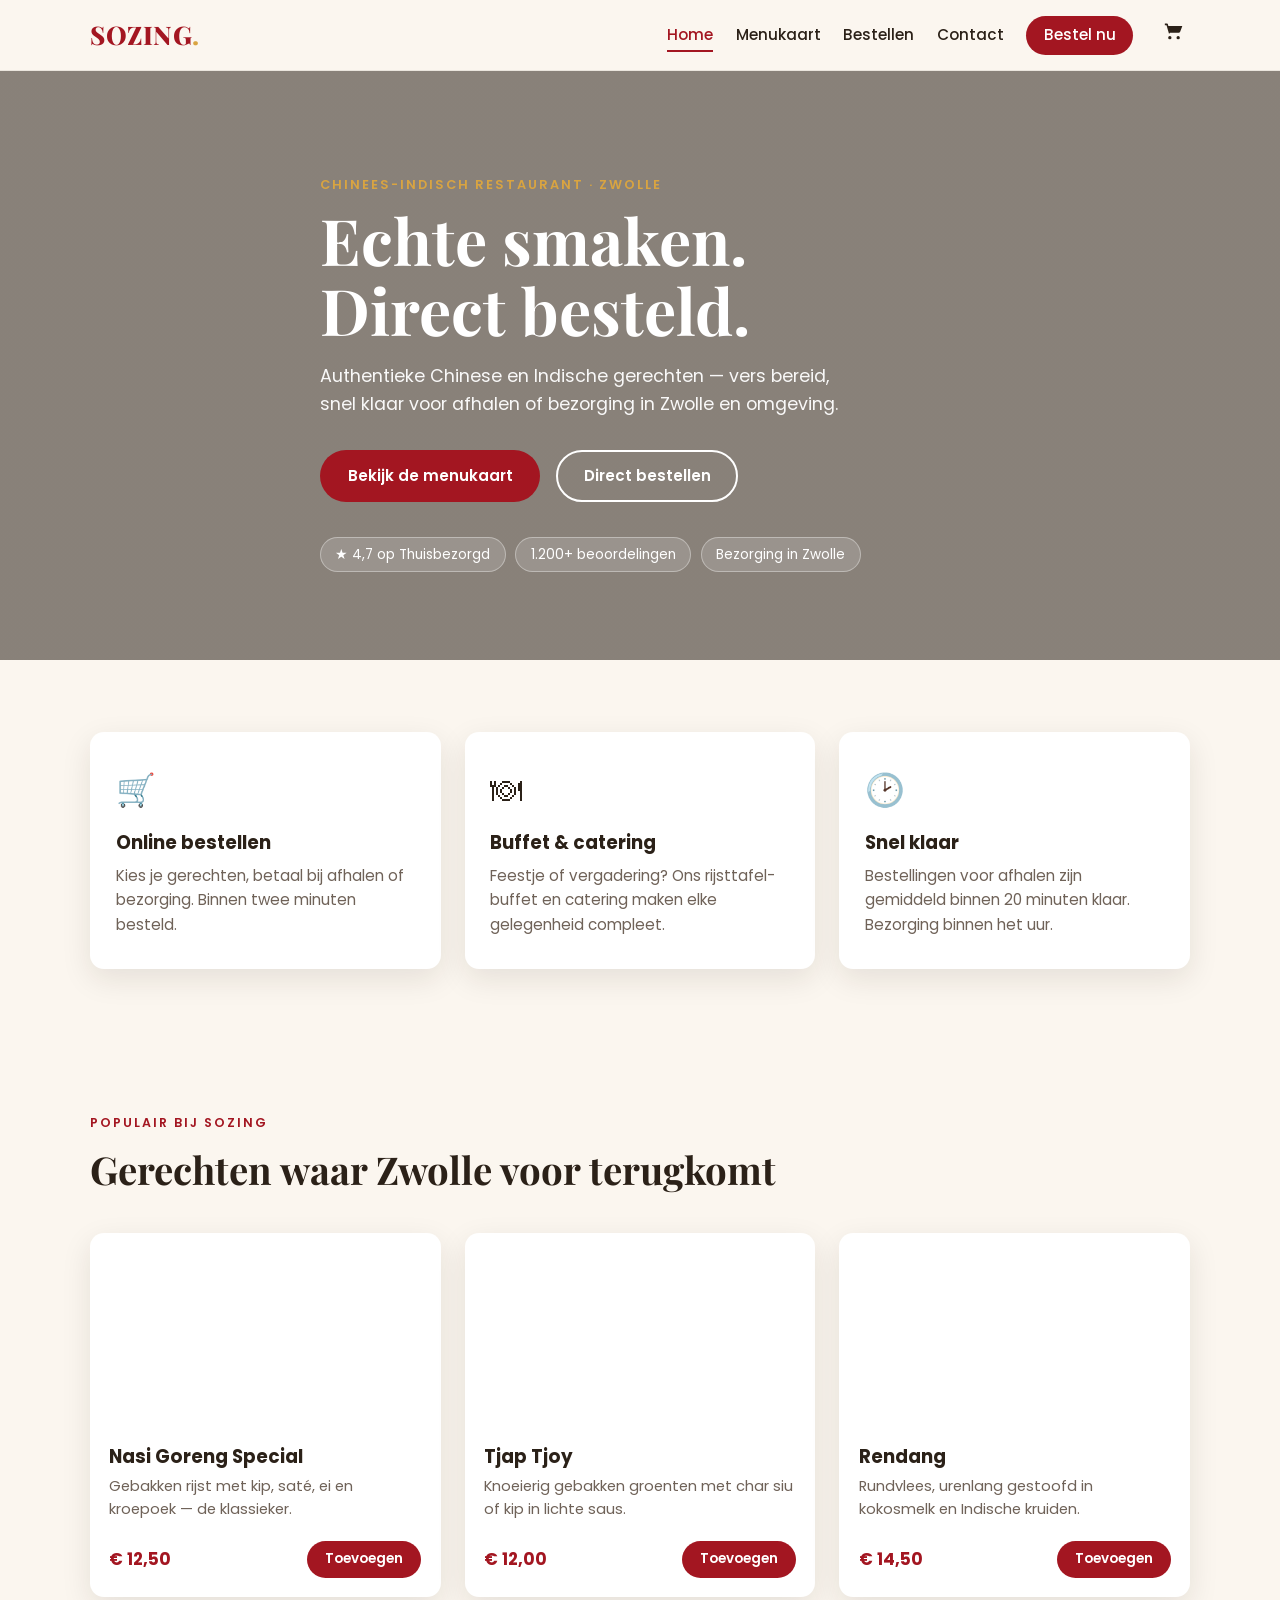
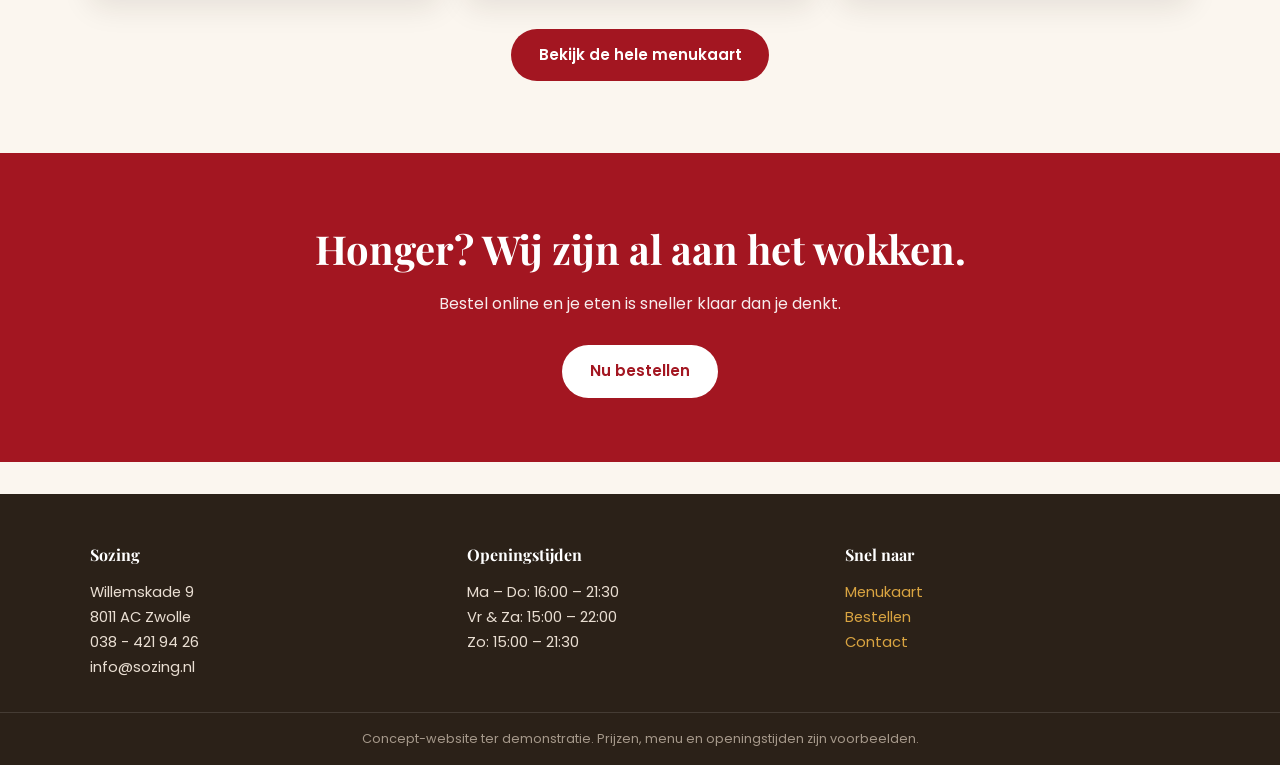
<file: index.html>
<!DOCTYPE html>
<html lang="nl">
<head>
<meta charset="UTF-8">
<meta name="viewport" content="width=device-width, initial-scale=1.0">
<title>Sozing — Chinees-Indisch Restaurant Zwolle | Afhalen &amp; Bezorgen</title>
<meta name="description" content="Chinees-Indisch Restaurant Sozing in Zwolle. Online bestellen, afhalen en laten bezorgen. Authentieke Chinese en Indische gerechten.">
<link rel="preconnect" href="https://fonts.googleapis.com">
<link href="https://fonts.googleapis.com/css2?family=Playfair+Display:wght@600;700;800&family=Poppins:wght@400;500;600;700&display=swap" rel="stylesheet">
<link rel="stylesheet" href="css/style.css">
</head>
<body>

<header class="site-header">
  <nav class="navbar">
    <a href="index.html" class="logo">SOZING<span>.</span></a>
    <button class="nav-toggle" id="navToggle" aria-label="Menu openen">&#9776;</button>
    <ul class="nav-links" id="navLinks">
      <li><a href="index.html" class="active">Home</a></li>
      <li><a href="menu.html">Menukaart</a></li>
      <li><a href="bestellen.html">Bestellen</a></li>
      <li><a href="contact.html">Contact</a></li>
      <li><a href="bestellen.html" class="nav-cta">Bestel nu</a></li>
    </ul>
    <a href="bestellen.html" class="cart-btn" id="cartBtn">
      <svg viewBox="0 0 24 24" width="20" height="20" fill="currentColor"><path d="M7 18a2 2 0 1 0 0 4 2 2 0 0 0 0-4zm10 0a2 2 0 1 0 0 4 2 2 0 0 0 0-4zM7.2 14h10.4c.8 0 1.5-.5 1.8-1.2L22 6H5.2L4.6 3.6A1 1 0 0 0 3.6 3H1v2h2l3 10.2A2 2 0 0 0 7.2 14z"/></svg>
      <span class="cart-count" id="cartCount">0</span>
    </a>
  </nav>
</header>

<section class="hero">
  <div class="hero-content">
    <p class="hero-eyebrow">Chinees-Indisch Restaurant &middot; Zwolle</p>
    <h1>Echte smaken.<br>Direct besteld.</h1>
    <p class="hero-sub">Authentieke Chinese en Indische gerechten &mdash; vers bereid, snel klaar voor afhalen of bezorging in Zwolle en omgeving.</p>
    <div class="hero-actions">
      <a href="menu.html" class="btn btn-primary">Bekijk de menukaart</a>
      <a href="bestellen.html" class="btn btn-outline">Direct bestellen</a>
    </div>
    <div class="hero-badges">
      <span class="badge">&#9733; 4,7 op Thuisbezorgd</span>
      <span class="badge">1.200+ beoordelingen</span>
      <span class="badge">Bezorging in Zwolle</span>
    </div>
  </div>
</section>

<section class="features">
  <div class="container features-grid">
    <div class="feature-card">
      <div class="feature-icon">&#128722;</div>
      <h3>Online bestellen</h3>
      <p>Kies je gerechten, betaal bij afhalen of bezorging. Binnen twee minuten besteld.</p>
    </div>
    <div class="feature-card">
      <div class="feature-icon">&#127869;</div>
      <h3>Buffet &amp; catering</h3>
      <p>Feestje of vergadering? Ons rijsttafel-buffet en catering maken elke gelegenheid compleet.</p>
    </div>
    <div class="feature-card">
      <div class="feature-icon">&#128337;</div>
      <h3>Snel klaar</h3>
      <p>Bestellingen voor afhalen zijn gemiddeld binnen 20 minuten klaar. Bezorging binnen het uur.</p>
    </div>
  </div>
</section>

<section class="popular">
  <div class="container">
    <p class="section-eyebrow">Populair bij Sozing</p>
    <h2>Gerechten waar Zwolle voor terugkomt</h2>
    <div class="popular-grid">
      <div class="dish-card">
        <div class="dish-img" style="background-image:url('https://images.unsplash.com/photo-1606491956689-2ea866880c84?w=600&q=80')"></div>
        <h3>Nasi Goreng Special</h3>
        <p>Gebakken rijst met kip, sat&eacute;, ei en kroepoek &mdash; de klassieker.</p>
        <div class="dish-footer">
          <span class="price">&euro; 12,50</span>
          <button class="btn btn-small" data-name="Nasi Goreng Special" data-price="12.50">Toevoegen</button>
        </div>
      </div>
      <div class="dish-card">
        <div class="dish-img" style="background-image:url('https://images.unsplash.com/photo-1552611052-33e04de081de?w=600&q=80')"></div>
        <h3>Tjap Tjoy</h3>
        <p>Knoeierig gebakken groenten met char siu of kip in lichte saus.</p>
        <div class="dish-footer">
          <span class="price">&euro; 12,00</span>
          <button class="btn btn-small" data-name="Tjap Tjoy" data-price="12.00">Toevoegen</button>
        </div>
      </div>
      <div class="dish-card">
        <div class="dish-img" style="background-image:url('https://images.unsplash.com/photo-1626082927389-6cd097cdc6ec?w=600&q=80')"></div>
        <h3>Rendang</h3>
        <p>Rundvlees, urenlang gestoofd in kokosmelk en Indische kruiden.</p>
        <div class="dish-footer">
          <span class="price">&euro; 14,50</span>
          <button class="btn btn-small" data-name="Rendang" data-price="14.50">Toevoegen</button>
        </div>
      </div>
    </div>
    <div class="center">
      <a href="menu.html" class="btn btn-primary">Bekijk de hele menukaart</a>
    </div>
  </div>
</section>

<section class="cta-band">
  <div class="container cta-inner">
    <h2>Honger? Wij zijn al aan het wokken.</h2>
    <p>Bestel online en je eten is sneller klaar dan je denkt.</p>
    <a href="bestellen.html" class="btn btn-light">Nu bestellen</a>
  </div>
</section>

<footer class="site-footer">
  <div class="container footer-grid">
    <div>
      <h4>Sozing</h4>
      <p>Willemskade 9<br>8011 AC Zwolle<br>038 - 421 94 26<br>info@sozing.nl</p>
    </div>
    <div>
      <h4>Openingstijden</h4>
      <p>Ma &ndash; Do: 16:00 &ndash; 21:30<br>Vr &amp; Za: 15:00 &ndash; 22:00<br>Zo: 15:00 &ndash; 21:30</p>
    </div>
    <div>
      <h4>Snel naar</h4>
      <p><a href="menu.html">Menukaart</a><br><a href="bestellen.html">Bestellen</a><br><a href="contact.html">Contact</a></p>
    </div>
  </div>
  <div class="footer-disclaimer">
    Concept-website ter demonstratie. Prijzen, menu en openingstijden zijn voorbeelden.
  </div>
</footer>

<div class="toast" id="toast"></div>
<script src="js/script.js"></script>
</body>
</html>
</file>
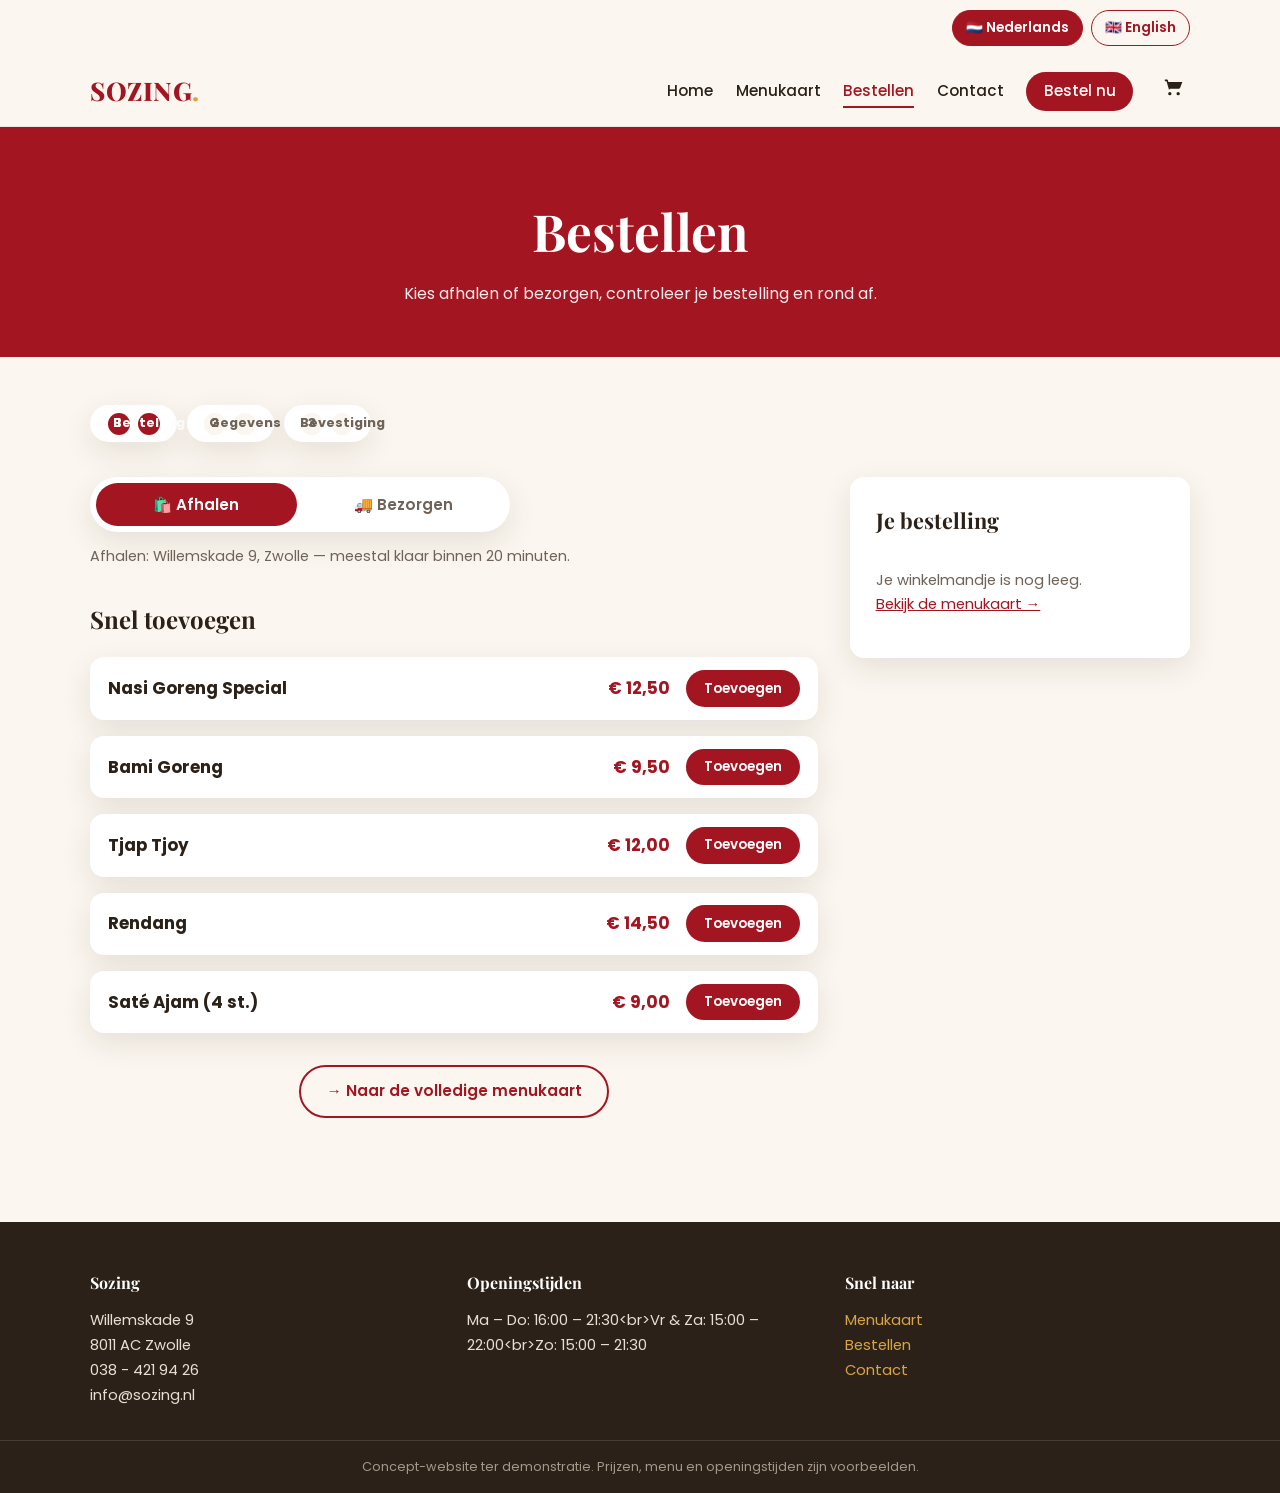
<file: bestellen.html>
<!DOCTYPE html>
<html lang="nl">
<head>
  <meta charset="UTF-8">
  <meta name="viewport" content="width=device-width, initial-scale=1.0">
  <title>Bestellen — Sozing Zwolle</title>
  <meta name="description" content="Bestel online bij Chinees-Indisch Restaurant Sozing in Zwolle. Afhalen of laten bezorgen.">
  <link rel="preconnect" href="https://fonts.googleapis.com">
  <link href="https://fonts.googleapis.com/css2?family=Playfair+Display:wght@600;700;800&family=Poppins:wght@400;500;600;700&display=swap" rel="stylesheet">
  <link rel="stylesheet" href="css/style.css">
</head>
<body>

<header class="site-header">
  <div class="language-switch" aria-label="Choose language">
    <button type="button" id="langNL" class="lang-btn active" aria-pressed="true">🇳🇱 Nederlands</button>
    <button type="button" id="langEN" class="lang-btn" aria-pressed="false">🇬🇧 English</button>
  </div>

  <nav class="navbar">
    <a href="index.html" class="logo">SOZING<span>.</span></a>
    <button class="nav-toggle" id="navToggle" aria-label="Menu openen">☰</button>
    <ul class="nav-links" id="navLinks">
      <li><a href="index.html" data-nl="Home" data-en="Home">Home</a></li>
      <li><a href="menu.html" data-nl="Menukaart" data-en="Menu">Menukaart</a></li>
      <li><a href="bestellen.html" class="active" data-nl="Bestellen" data-en="Order">Bestellen</a></li>
      <li><a href="contact.html" data-nl="Contact" data-en="Contact">Contact</a></li>
      <li><a href="bestellen.html" class="nav-cta" data-nl="Bestel nu" data-en="Order now">Bestel nu</a></li>
    </ul>
    <a href="#jouw-bestelling" class="cart-btn" id="cartBtn" aria-label="Shopping cart">
      <svg viewBox="0 0 24 24" width="20" height="20" fill="currentColor" aria-hidden="true">
        <path d="M7 18a2 2 0 1 0 0 4 2 2 0 0 0 0-4zm10 0a2 2 0 1 0 0 4 2 2 0 0 0 0-4zM7.2 14h10.4c.8 0 1.5-.5 1.8-1.2L22 6H5.2L4.6 3.6A1 1 0 0 0 3.6 3H1v2h2l3 10.2A2 2 0 0 0 7.2 14z"/>
      </svg>
      <span class="cart-count" id="cartCount">0</span>
    </a>
  </nav>
</header>

<section class="page-hero">
  <h1 data-nl="Bestellen" data-en="Order">Bestellen</h1>
  <p data-nl="Kies afhalen of bezorgen, controleer je bestelling en rond af."
     data-en="Choose pickup or delivery, review your order and check out.">
    Kies afhalen of bezorgen, controleer je bestelling en rond af.
  </p>
</section>

<div class="container order-page">

  <div class="order-steps">
    <div class="step active" id="step1"><span>1</span> <span data-nl="Bestelling" data-en="Your order">Bestelling</span></div>
    <div class="step" id="step2"><span>2</span> <span data-nl="Gegevens" data-en="Your details">Gegevens</span></div>
    <div class="step" id="step3"><span>3</span> <span data-nl="Bevestiging" data-en="Confirmation">Bevestiging</span></div>
  </div>

  <div class="order-grid">

    <div class="order-main">

      <div class="delivery-toggle">
        <button class="toggle-btn active" id="pickupBtn" type="button"
          data-nl="🛍️ Afhalen" data-en="🛍️ Pickup">🛍️ Afhalen</button>
        <button class="toggle-btn" id="deliveryBtn" type="button"
          data-nl="🚚 Bezorgen" data-en="🚚 Delivery">🚚 Bezorgen</button>
      </div>

      <p class="toggle-hint" id="toggleHint"
        data-nl="Afhalen: Willemskade 9, Zwolle — meestal klaar binnen 20 minuten."
        data-en="Pickup: Willemskade 9, Zwolle — usually ready within 20 minutes.">
        Afhalen: Willemskade 9, Zwolle — meestal klaar binnen 20 minuten.
      </p>

      <div id="menuPicker">
        <h2 class="order-subtitle" data-nl="Snel toevoegen" data-en="Quick add">Snel toevoegen</h2>

        <div class="menu-list compact">
          <div class="menu-item">
            <div class="menu-item-info"><h3>Nasi Goreng Special</h3></div>
            <span class="price">€ 12,50</span>
            <button class="btn btn-small" data-name="Nasi Goreng Special" data-price="12.50"
              data-nl="Toevoegen" data-en="Add">Toevoegen</button>
          </div>

          <div class="menu-item">
            <div class="menu-item-info"><h3>Bami Goreng</h3></div>
            <span class="price">€ 9,50</span>
            <button class="btn btn-small" data-name="Bami Goreng" data-price="9.50"
              data-nl="Toevoegen" data-en="Add">Toevoegen</button>
          </div>

          <div class="menu-item">
            <div class="menu-item-info"><h3>Tjap Tjoy</h3></div>
            <span class="price">€ 12,00</span>
            <button class="btn btn-small" data-name="Tjap Tjoy" data-price="12.00"
              data-nl="Toevoegen" data-en="Add">Toevoegen</button>
          </div>

          <div class="menu-item">
            <div class="menu-item-info"><h3>Rendang</h3></div>
            <span class="price">€ 14,50</span>
            <button class="btn btn-small" data-name="Rendang" data-price="14.50"
              data-nl="Toevoegen" data-en="Add">Toevoegen</button>
          </div>

          <div class="menu-item">
            <div class="menu-item-info"><h3>Saté Ajam (4 st.)</h3></div>
            <span class="price">€ 9,00</span>
            <button class="btn btn-small" data-name="Saté Ajam (4 st.)" data-price="9.00"
              data-nl="Toevoegen" data-en="Add">Toevoegen</button>
          </div>
        </div>

        <p class="center">
          <a href="menu.html" class="btn btn-outline"
            data-nl="→ Naar de volledige menukaart"
            data-en="→ View the full menu">→ Naar de volledige menukaart</a>
        </p>
      </div>

      <div id="customerForm" style="display:none;">
        <h2 class="order-subtitle" data-nl="Je gegevens" data-en="Your details">Je gegevens</h2>

        <form id="orderForm" novalidate>
          <div class="form-row">
            <label for="fName" data-nl="Naam *" data-en="Name *">Naam *</label>
            <input type="text" id="fName" placeholder="Je voor- en achternaam"
              data-placeholder-nl="Je voor- en achternaam"
              data-placeholder-en="Your first and last name" required>
          </div>

          <div class="form-row">
            <label for="fPhone" data-nl="Telefoonnummer *" data-en="Phone number *">Telefoonnummer *</label>
            <input type="tel" id="fPhone" placeholder="Bijv. 06 12345678"
              data-placeholder-nl="Bijv. 06 12345678"
              data-placeholder-en="e.g. 06 12345678" required>
          </div>

          <div class="form-row" id="addressRow" style="display:none;">
            <label for="fAddress" data-nl="Bezorgadres *" data-en="Delivery address *">Bezorgadres *</label>
            <input type="text" id="fAddress" placeholder="Straat, huisnummer en postcode"
              data-placeholder-nl="Straat, huisnummer en postcode"
              data-placeholder-en="Street, house number and postcode">
          </div>

          <div class="form-row">
            <label for="fTime" data-nl="Gewenste tijd" data-en="Preferred time">Gewenste tijd</label>
            <select id="fTime">
              <option value="Zo snel mogelijk" data-nl="Zo snel mogelijk" data-en="As soon as possible">Zo snel mogelijk</option>
              <option value="17:30">17:30</option>
              <option value="18:00">18:00</option>
              <option value="18:30">18:30</option>
              <option value="19:00">19:00</option>
              <option value="19:30">19:30</option>
              <option value="20:00">20:00</option>
              <option value="20:30">20:30</option>
            </select>
          </div>

          <div class="form-row">
            <label for="fNotes" data-nl="Opmerking" data-en="Notes">Opmerking</label>
            <textarea id="fNotes" rows="3"
              placeholder="Bijv. geen ui, extra pindasaus..."
              data-placeholder-nl="Bijv. geen ui, extra pindasaus..."
              data-placeholder-en="e.g. no onions, extra peanut sauce..."></textarea>
          </div>

          <p class="form-error" id="formError"></p>

          <div class="form-nav">
            <button type="button" class="btn btn-outline" id="backToCart"
              data-nl="← Terug naar bestelling" data-en="← Back to order">← Terug naar bestelling</button>
            <button type="button" class="btn btn-primary" id="toConfirm"
              data-nl="Controleer bestelling →" data-en="Review order →">Controleer bestelling →</button>
          </div>
        </form>
      </div>

      <div id="confirmView" style="display:none;">
        <h2 class="order-subtitle" data-nl="Controleer je bestelling" data-en="Review your order">Controleer je bestelling</h2>
        <div id="confirmSummary" class="confirm-summary"></div>
        <div class="form-nav">
          <button type="button" class="btn btn-outline" id="backToForm"
            data-nl="← Gegevens aanpassen" data-en="← Edit details">← Gegevens aanpassen</button>
          <button type="button" class="btn btn-primary btn-big" id="placeOrderBtn"
            data-nl="Bestelling plaatsen" data-en="Place order">Bestelling plaatsen</button>
        </div>
      </div>

      <div id="successView" style="display:none;">
        <div class="success-box">
          <div class="success-icon">✓</div>
          <h2><span data-nl="Bedankt," data-en="Thank you,">Bedankt,</span> <span id="successName"></span>!</h2>
          <p><span data-nl="Je bestelling" data-en="Your order">Je bestelling</span>
            <strong id="orderNumber"></strong>
            <span data-nl="is ontvangen." data-en="has been received.">is ontvangen.</span>
          </p>
          <p id="successEta" class="eta"></p>
          <p class="success-note"
            data-nl="Je krijgt zo een bevestiging per telefoon. Betaling bij afhalen of aan de deur."
            data-en="You will receive confirmation by phone. Pay at pickup or at the door.">
            Je krijgt zo een bevestiging per telefoon. Betaling bij afhalen of aan de deur.
          </p>
          <button type="button" class="btn btn-outline" id="newOrderBtn"
            data-nl="Nieuwe bestelling" data-en="New order">Nieuwe bestelling</button>
        </div>
      </div>

    </div>

    <aside class="order-sidebar" id="jouw-bestelling">
      <h2 data-nl="Je bestelling" data-en="Your order">Je bestelling</h2>
      <div id="cartItems" class="cart-items"></div>

      <div class="cart-empty" id="cartEmpty">
        <span data-nl="Je winkelmandje is nog leeg." data-en="Your cart is empty.">Je winkelmandje is nog leeg.</span><br>
        <a href="menu.html" data-nl="Bekijk de menukaart →" data-en="View the menu →">Bekijk de menukaart →</a>
      </div>

      <div class="cart-totals" id="cartTotals" style="display:none;">
        <div class="tot-row"><span data-nl="Subtotaal" data-en="Subtotal">Subtotaal</span><span id="subTotal">€ 0,00</span></div>
        <div class="tot-row" id="deliveryRow"><span data-nl="Bezorgkosten" data-en="Delivery fee">Bezorgkosten</span><span id="deliveryFee">€ 0,00</span></div>
        <div class="tot-row tot-grand"><span data-nl="Totaal" data-en="Total">Totaal</span><span id="grandTotal">€ 0,00</span></div>
        <button type="button" class="btn btn-primary btn-full" id="checkoutBtn"
          data-nl="Verder naar gegevens" data-en="Continue to details">Verder naar gegevens</button>
      </div>
    </aside>

  </div>
</div>

<footer class="site-footer">
  <div class="container footer-grid">
    <div>
      <h4>Sozing</h4>
      <p>Willemskade 9<br>8011 AC Zwolle<br>038 - 421 94 26<br>info@sozing.nl</p>
    </div>

    <div>
      <h4 data-nl="Openingstijden" data-en="Opening hours">Openingstijden</h4>
      <p data-nl="Ma – Do: 16:00 – 21:30<br>Vr &amp; Za: 15:00 – 22:00<br>Zo: 15:00 – 21:30"
         data-en="Mon – Thu: 16:00 – 21:30<br>Fri &amp; Sat: 15:00 – 22:00<br>Sun: 15:00 – 21:30">
        Ma – Do: 16:00 – 21:30<br>
        Vr &amp; Za: 15:00 – 22:00<br>
        Zo: 15:00 – 21:30
      </p>
    </div>

    <div>
      <h4 data-nl="Snel naar" data-en="Quick links">Snel naar</h4>
      <p>
        <a href="menu.html" data-nl="Menukaart" data-en="Menu">Menukaart</a><br>
        <a href="bestellen.html" data-nl="Bestellen" data-en="Order">Bestellen</a><br>
        <a href="contact.html" data-nl="Contact" data-en="Contact">Contact</a>
      </p>
    </div>
  </div>

  <div class="footer-disclaimer"
    data-nl="Concept-website ter demonstratie. Prijzen, menu en openingstijden zijn voorbeelden."
    data-en="Independent redesign concept for demonstration. Prices, menu and opening hours are examples.">
    Concept-website ter demonstratie. Prijzen, menu en openingstijden zijn voorbeelden.
  </div>
</footer>

<div class="toast" id="toast"></div>

<script src="js/script.js"></script>
<script>
document.addEventListener('DOMContentLoaded', function () {
  const langNL = document.getElementById('langNL');
  const langEN = document.getElementById('langEN');

  if (!langNL || !langEN) return;

  function setLanguage(language) {
    document.documentElement.lang = language;

    langNL.classList.toggle('active', language === 'nl');
    langEN.classList.toggle('active', language === 'en');

    langNL.setAttribute('aria-pressed', String(language === 'nl'));
    langEN.setAttribute('aria-pressed', String(language === 'en'));

    try {
      localStorage.setItem('sozingLanguage', language);
    } catch (error) {
      // Language switching still works if storage is unavailable.
    }

    document.querySelectorAll('[data-nl][data-en]').forEach(function (element) {
      if (element.matches('option')) return;

      element.textContent = language === 'en'
        ? element.dataset.en
        : element.dataset.nl;
    });

    document.querySelectorAll('[data-placeholder-nl][data-placeholder-en]').forEach(function (element) {
      element.placeholder = language === 'en'
        ? element.dataset.placeholderEn
        : element.dataset.placeholderNl;
    });

    document.querySelectorAll('option[data-nl][data-en]').forEach(function (option) {
      option.textContent = language === 'en' ? option.dataset.en : option.dataset.nl;
    });
  }

  langNL.addEventListener('click', function () {
    setLanguage('nl');
  });

  langEN.addEventListener('click', function () {
    setLanguage('en');
  });

  let savedLanguage = 'nl';

  try {
    savedLanguage = localStorage.getItem('sozingLanguage') || 'nl';
  } catch (error) {
    // Default to Dutch.
  }

  setLanguage(savedLanguage);
});
</script>
</body>
</html>
</file>
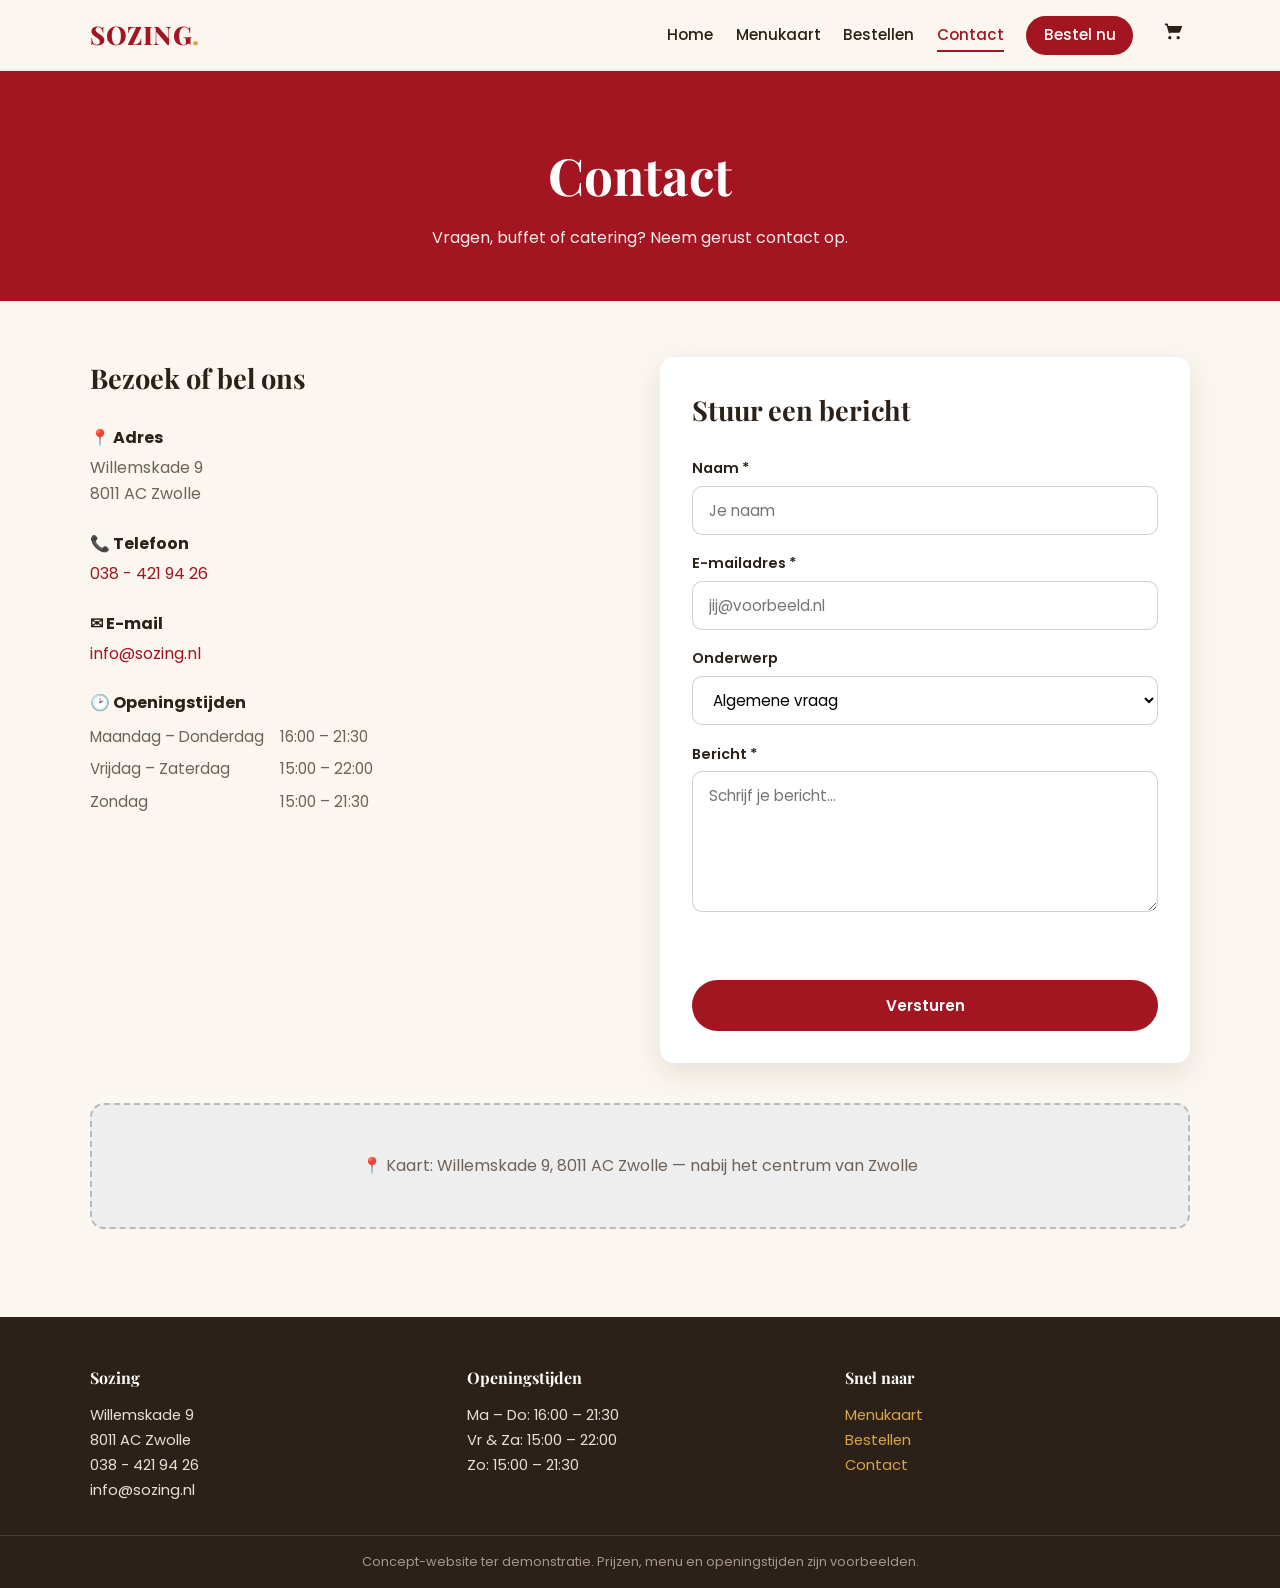
<file: contact.html>
<!DOCTYPE html>
<html lang="nl">
<head>
<meta charset="UTF-8">
<meta name="viewport" content="width=device-width, initial-scale=1.0">
<title>Contact — Sozing Zwolle</title>
<meta name="description" content="Contactgegevens en openingstijden van Chinees-Indisch Restaurant Sozing in Zwolle.">
<link rel="preconnect" href="https://fonts.googleapis.com">
<link href="https://fonts.googleapis.com/css2?family=Playfair+Display:wght@600;700;800&family=Poppins:wght@400;500;600;700&display=swap" rel="stylesheet">
<link rel="stylesheet" href="css/style.css">
</head>
<body>

<header class="site-header">
  <nav class="navbar">
    <a href="index.html" class="logo">SOZING<span>.</span></a>
    <button class="nav-toggle" id="navToggle" aria-label="Menu openen">&#9776;</button>
    <ul class="nav-links" id="navLinks">
      <li><a href="index.html">Home</a></li>
      <li><a href="menu.html">Menukaart</a></li>
      <li><a href="bestellen.html">Bestellen</a></li>
      <li><a href="contact.html" class="active">Contact</a></li>
      <li><a href="bestellen.html" class="nav-cta">Bestel nu</a></li>
    </ul>
    <a href="bestellen.html" class="cart-btn" id="cartBtn">
      <svg viewBox="0 0 24 24" width="20" height="20" fill="currentColor"><path d="M7 18a2 2 0 1 0 0 4 2 2 0 0 0 0-4zm10 0a2 2 0 1 0 0 4 2 2 0 0 0 0-4zM7.2 14h10.4c.8 0 1.5-.5 1.8-1.2L22 6H5.2L4.6 3.6A1 1 0 0 0 3.6 3H1v2h2l3 10.2A2 2 0 0 0 7.2 14z"/></svg>
      <span class="cart-count" id="cartCount">0</span>
    </a>
  </nav>
</header>

<section class="page-hero">
  <h1>Contact</h1>
  <p>Vragen, buffet of catering? Neem gerust contact op.</p>
</section>

<div class="container contact-page">
  <div class="contact-grid">
    <div class="contact-info">
      <h2>Bezoek of bel ons</h2>
      <div class="info-block">
        <h3>&#128205; Adres</h3>
        <p>Willemskade 9<br>8011 AC Zwolle</p>
      </div>
      <div class="info-block">
        <h3>&#128222; Telefoon</h3>
        <p><a href="tel:+31384219426">038 - 421 94 26</a></p>
      </div>
      <div class="info-block">
        <h3>&#9993; E-mail</h3>
        <p><a href="mailto:info@sozing.nl">info@sozing.nl</a></p>
      </div>
      <div class="info-block">
        <h3>&#128337; Openingstijden</h3>
        <table class="hours-table">
          <tr><td>Maandag &ndash; Donderdag</td><td>16:00 &ndash; 21:30</td></tr>
          <tr><td>Vrijdag &ndash; Zaterdag</td><td>15:00 &ndash; 22:00</td></tr>
          <tr><td>Zondag</td><td>15:00 &ndash; 21:30</td></tr>
        </table>
      </div>
    </div>

    <div class="contact-form-wrap">
      <h2>Stuur een bericht</h2>
      <form id="contactForm" novalidate>
        <div class="form-row">
          <label for="cName">Naam *</label>
          <input type="text" id="cName" placeholder="Je naam" required>
        </div>
        <div class="form-row">
          <label for="cEmail">E-mailadres *</label>
          <input type="email" id="cEmail" placeholder="jij@voorbeeld.nl" required>
        </div>
        <div class="form-row">
          <label for="cSubject">Onderwerp</label>
          <select id="cSubject">
            <option>Algemene vraag</option>
            <option>Buffet bestellen</option>
            <option>Catering</option>
            <option>Klacht of compliment</option>
          </select>
        </div>
        <div class="form-row">
          <label for="cMessage">Bericht *</label>
          <textarea id="cMessage" rows="5" placeholder="Schrijf je bericht..." required></textarea>
        </div>
        <p class="form-error" id="contactError"></p>
        <button type="submit" class="btn btn-primary btn-full">Versturen</button>
      </form>
      <div class="success-box" id="contactSuccess" style="display:none;">
        <div class="success-icon">&#10003;</div>
        <h2>Bericht verzonden!</h2>
        <p>We nemen zo snel mogelijk contact met je op.</p>
      </div>
    </div>
  </div>

  <div class="map-placeholder">
    <p>&#128205; Kaart: Willemskade 9, 8011 AC Zwolle &mdash; nabij het centrum van Zwolle</p>
  </div>
</div>

<footer class="site-footer">
  <div class="container footer-grid">
    <div>
      <h4>Sozing</h4>
      <p>Willemskade 9<br>8011 AC Zwolle<br>038 - 421 94 26<br>info@sozing.nl</p>
    </div>
    <div>
      <h4>Openingstijden</h4>
      <p>Ma &ndash; Do: 16:00 &ndash; 21:30<br>Vr &amp; Za: 15:00 &ndash; 22:00<br>Zo: 15:00 &ndash; 21:30</p>
    </div>
    <div>
      <h4>Snel naar</h4>
      <p><a href="menu.html">Menukaart</a><br><a href="bestellen.html">Bestellen</a><br><a href="contact.html">Contact</a></p>
    </div>
  </div>
  <div class="footer-disclaimer">
    Concept-website ter demonstratie. Prijzen, menu en openingstijden zijn voorbeelden.
  </div>
</footer>

<div class="toast" id="toast"></div>
<script src="js/script.js"></script>
</body>
</html>
</file>
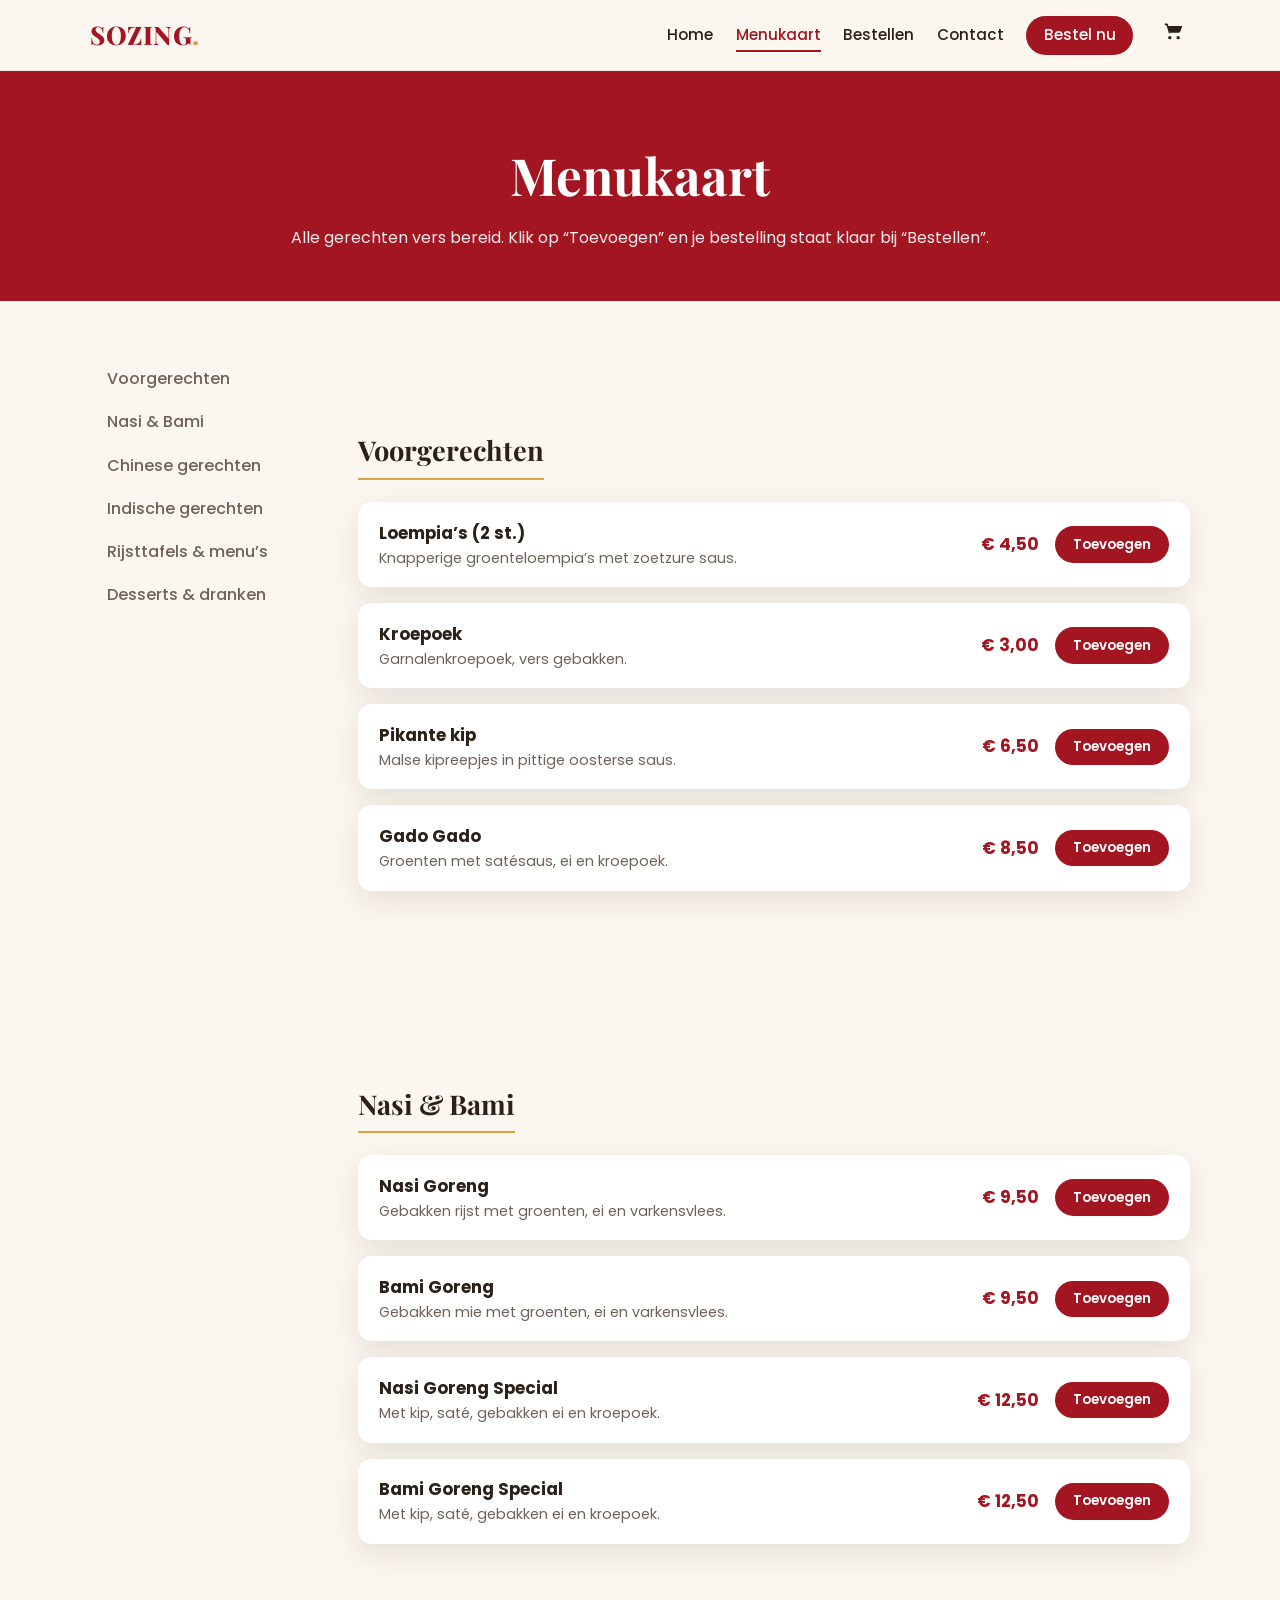
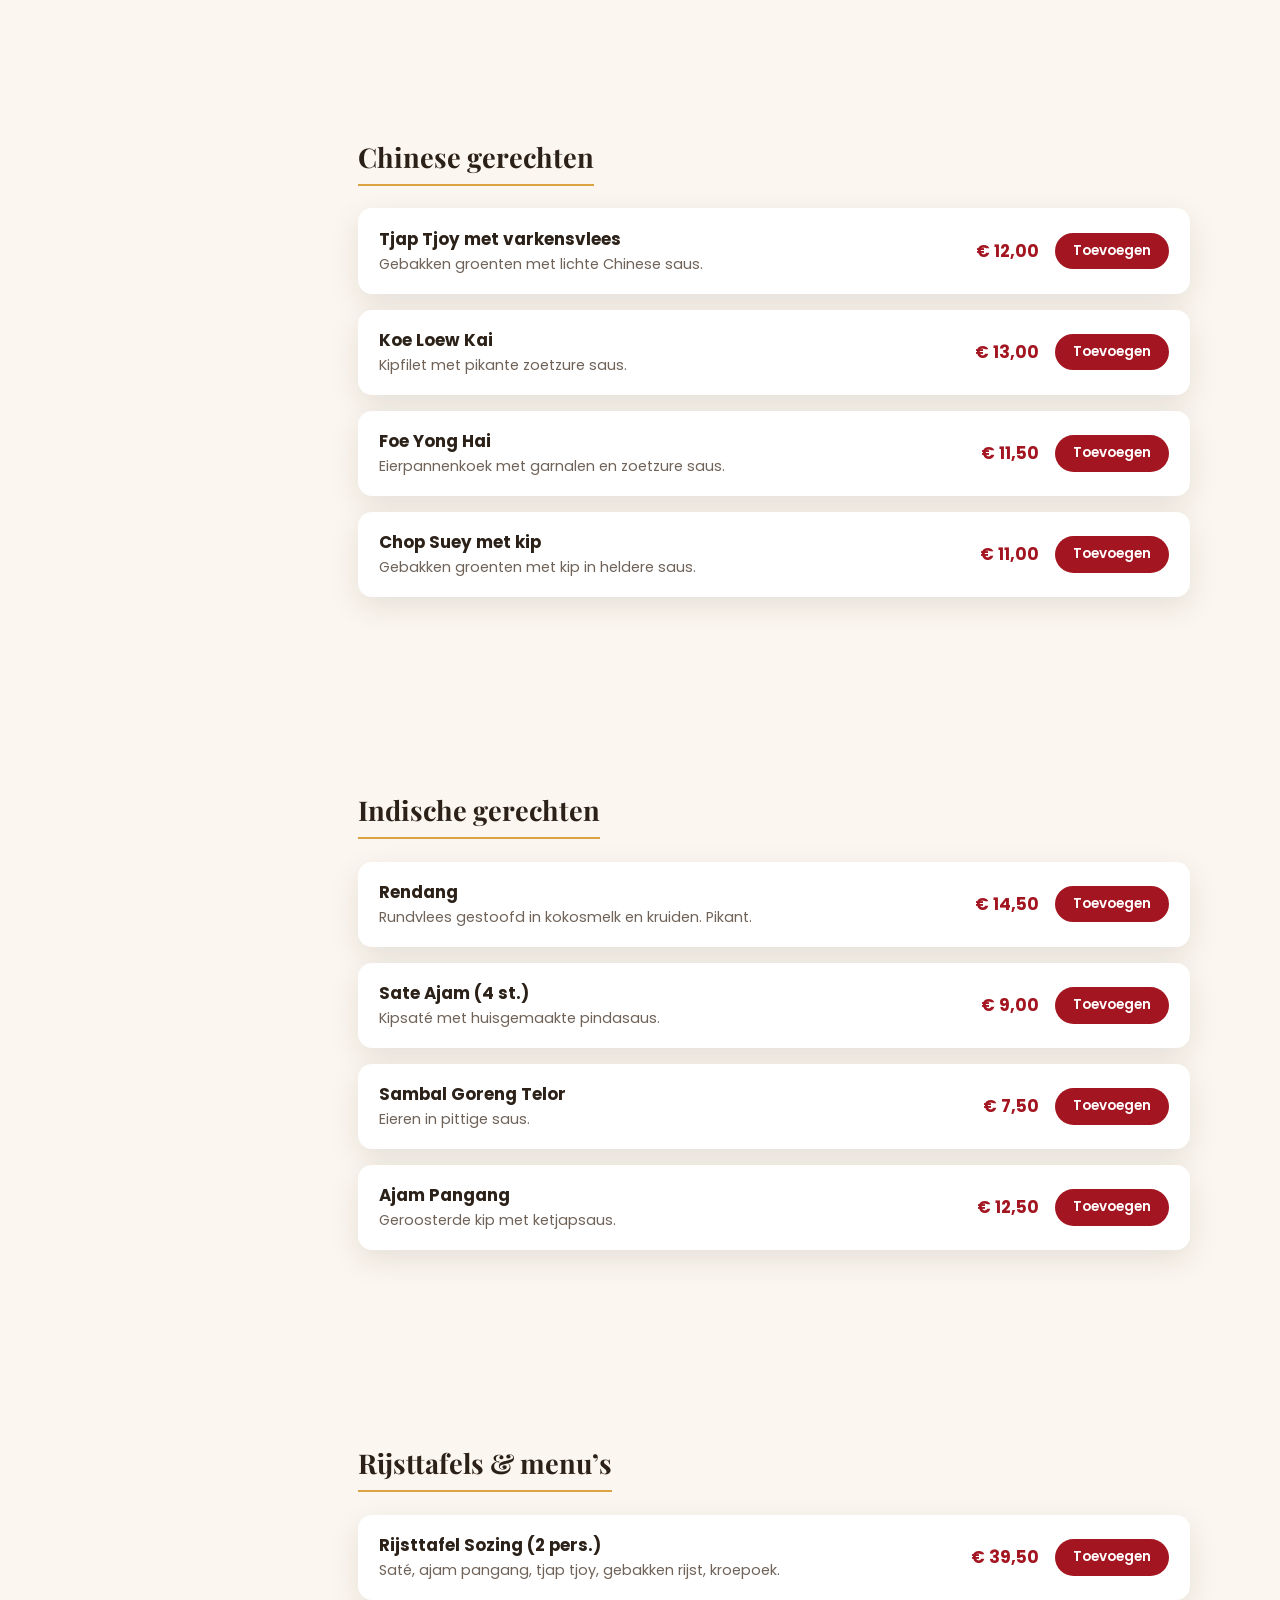
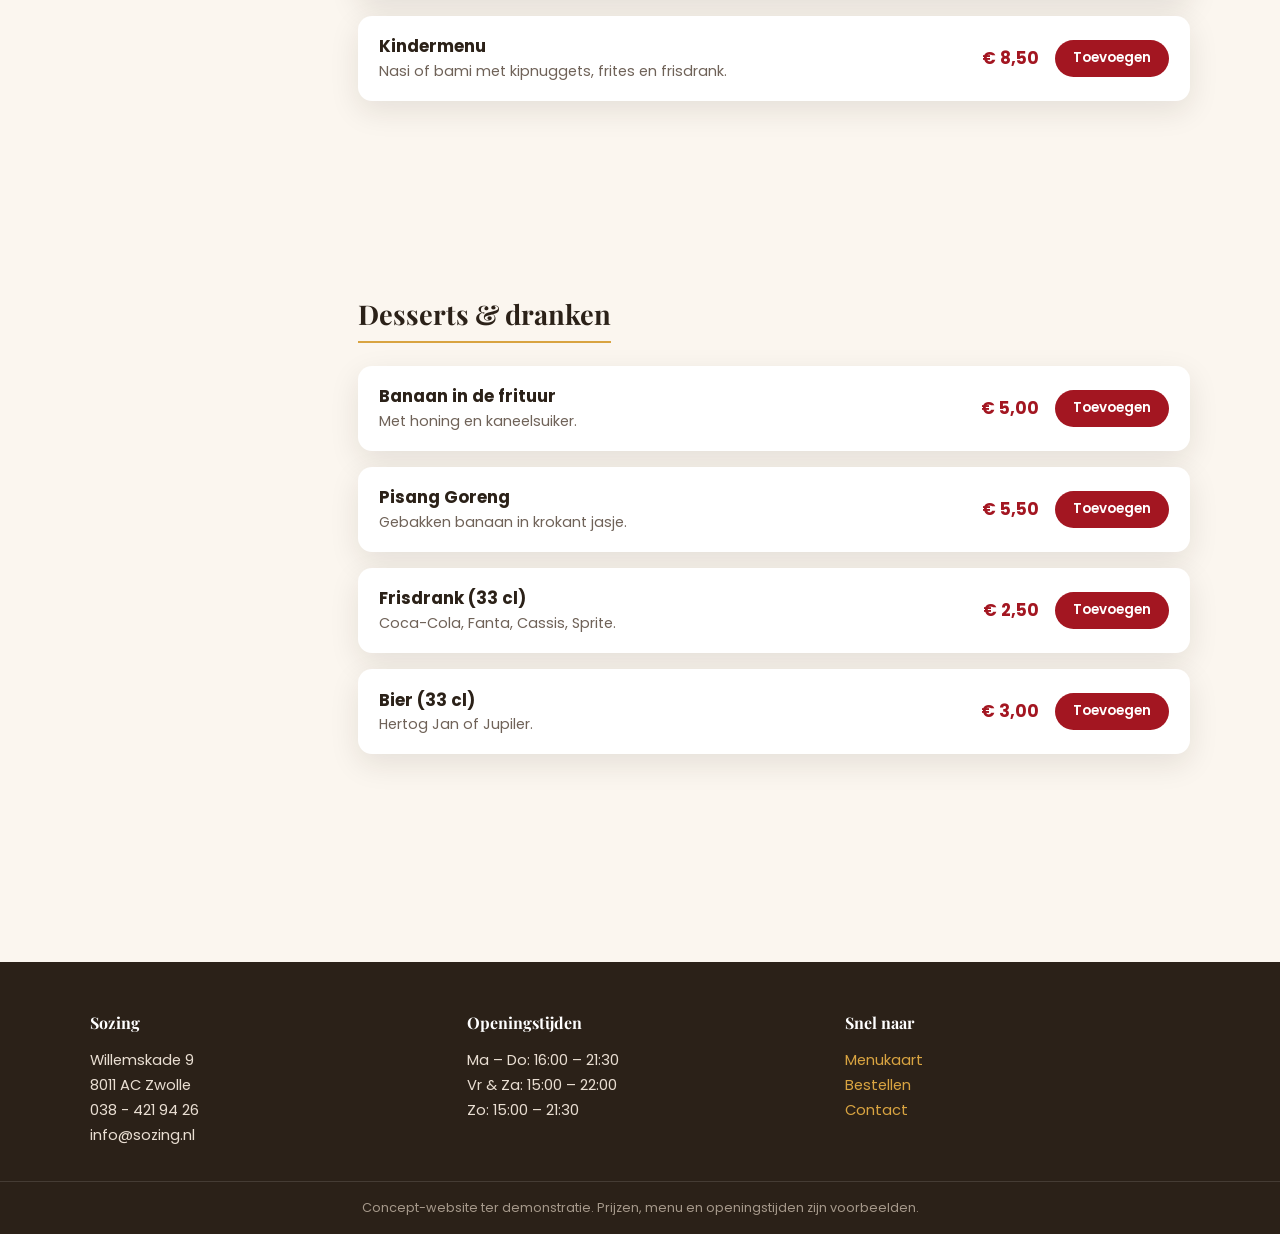
<file: menu.html>
<!DOCTYPE html>
<html lang="nl">
<head>
<meta charset="UTF-8">
<meta name="viewport" content="width=device-width, initial-scale=1.0">
<title>Menukaart — Sozing Zwolle</title>
<meta name="description" content="Bekijk de menukaart van Chinees-Indisch Restaurant Sozing: voorgerechten, nasi, bami, rijsttafels en meer. Online bestellen.">
<link rel="preconnect" href="https://fonts.googleapis.com">
<link href="https://fonts.googleapis.com/css2?family=Playfair+Display:wght@600;700;800&family=Poppins:wght@400;500;600;700&display=swap" rel="stylesheet">
<link rel="stylesheet" href="css/style.css">
</head>
<body>

<header class="site-header">
  <nav class="navbar">
    <a href="index.html" class="logo">SOZING<span>.</span></a>
    <button class="nav-toggle" id="navToggle" aria-label="Menu openen">&#9776;</button>
    <ul class="nav-links" id="navLinks">
      <li><a href="index.html">Home</a></li>
      <li><a href="menu.html" class="active">Menukaart</a></li>
      <li><a href="bestellen.html">Bestellen</a></li>
      <li><a href="contact.html">Contact</a></li>
      <li><a href="bestellen.html" class="nav-cta">Bestel nu</a></li>
    </ul>
    <a href="bestellen.html" class="cart-btn" id="cartBtn">
      <svg viewBox="0 0 24 24" width="20" height="20" fill="currentColor"><path d="M7 18a2 2 0 1 0 0 4 2 2 0 0 0 0-4zm10 0a2 2 0 1 0 0 4 2 2 0 0 0 0-4zM7.2 14h10.4c.8 0 1.5-.5 1.8-1.2L22 6H5.2L4.6 3.6A1 1 0 0 0 3.6 3H1v2h2l3 10.2A2 2 0 0 0 7.2 14z"/></svg>
      <span class="cart-count" id="cartCount">0</span>
    </a>
  </nav>
</header>

<section class="page-hero">
  <h1>Menukaart</h1>
  <p>Alle gerechten vers bereid. Klik op &ldquo;Toevoegen&rdquo; en je bestelling staat klaar bij &ldquo;Bestellen&rdquo;.</p>
</section>

<div class="container menu-page">
  <aside class="menu-nav" id="menuNav">
    <a href="#voorgerechten">Voorgerechten</a>
    <a href="#nasi-bami">Nasi &amp; Bami</a>
    <a href="#chinees">Chinese gerechten</a>
    <a href="#indisch">Indische gerechten</a>
    <a href="#rijsttafel">Rijsttafels &amp; menu&rsquo;s</a>
    <a href="#overig">Desserts &amp; dranken</a>
  </aside>

  <div class="menu-content">

    <section class="menu-section" id="voorgerechten">
      <h2>Voorgerechten</h2>
      <div class="menu-list">
        <div class="menu-item"><div class="menu-item-info"><h3>Loempia&rsquo;s (2 st.)</h3><p>Knapperige groenteloempia&rsquo;s met zoetzure saus.</p></div><span class="price">&euro; 4,50</span><button class="btn btn-small" data-name="Loempia's (2 st.)" data-price="4.50">Toevoegen</button></div>
        <div class="menu-item"><div class="menu-item-info"><h3>Kroepoek</h3><p>Garnalenkroepoek, vers gebakken.</p></div><span class="price">&euro; 3,00</span><button class="btn btn-small" data-name="Kroepoek" data-price="3.00">Toevoegen</button></div>
        <div class="menu-item"><div class="menu-item-info"><h3>Pikante kip</h3><p>Malse kipreepjes in pittige oosterse saus.</p></div><span class="price">&euro; 6,50</span><button class="btn btn-small" data-name="Pikante kip" data-price="6.50">Toevoegen</button></div>
        <div class="menu-item"><div class="menu-item-info"><h3>Gado Gado</h3><p>Groenten met sat&eacute;saus, ei en kroepoek.</p></div><span class="price">&euro; 8,50</span><button class="btn btn-small" data-name="Gado Gado" data-price="8.50">Toevoegen</button></div>
      </div>
    </section>

    <section class="menu-section" id="nasi-bami">
      <h2>Nasi &amp; Bami</h2>
      <div class="menu-list">
        <div class="menu-item"><div class="menu-item-info"><h3>Nasi Goreng</h3><p>Gebakken rijst met groenten, ei en varkensvlees.</p></div><span class="price">&euro; 9,50</span><button class="btn btn-small" data-name="Nasi Goreng" data-price="9.50">Toevoegen</button></div>
        <div class="menu-item"><div class="menu-item-info"><h3>Bami Goreng</h3><p>Gebakken mie met groenten, ei en varkensvlees.</p></div><span class="price">&euro; 9,50</span><button class="btn btn-small" data-name="Bami Goreng" data-price="9.50">Toevoegen</button></div>
        <div class="menu-item"><div class="menu-item-info"><h3>Nasi Goreng Special</h3><p>Met kip, sat&eacute;, gebakken ei en kroepoek.</p></div><span class="price">&euro; 12,50</span><button class="btn btn-small" data-name="Nasi Goreng Special" data-price="12.50">Toevoegen</button></div>
        <div class="menu-item"><div class="menu-item-info"><h3>Bami Goreng Special</h3><p>Met kip, sat&eacute;, gebakken ei en kroepoek.</p></div><span class="price">&euro; 12,50</span><button class="btn btn-small" data-name="Bami Goreng Special" data-price="12.50">Toevoegen</button></div>
      </div>
    </section>

    <section class="menu-section" id="chinees">
      <h2>Chinese gerechten</h2>
      <div class="menu-list">
        <div class="menu-item"><div class="menu-item-info"><h3>Tjap Tjoy met varkensvlees</h3><p>Gebakken groenten met lichte Chinese saus.</p></div><span class="price">&euro; 12,00</span><button class="btn btn-small" data-name="Tjap Tjoy" data-price="12.00">Toevoegen</button></div>
        <div class="menu-item"><div class="menu-item-info"><h3>Koe Loew Kai</h3><p>Kipfilet met pikante zoetzure saus.</p></div><span class="price">&euro; 13,00</span><button class="btn btn-small" data-name="Koe Loew Kai" data-price="13.00">Toevoegen</button></div>
        <div class="menu-item"><div class="menu-item-info"><h3>Foe Yong Hai</h3><p>Eierpannenkoek met garnalen en zoetzure saus.</p></div><span class="price">&euro; 11,50</span><button class="btn btn-small" data-name="Foe Yong Hai" data-price="11.50">Toevoegen</button></div>
        <div class="menu-item"><div class="menu-item-info"><h3>Chop Suey met kip</h3><p>Gebakken groenten met kip in heldere saus.</p></div><span class="price">&euro; 11,00</span><button class="btn btn-small" data-name="Chop Suey met kip" data-price="11.00">Toevoegen</button></div>
      </div>
    </section>

    <section class="menu-section" id="indisch">
      <h2>Indische gerechten</h2>
      <div class="menu-list">
        <div class="menu-item"><div class="menu-item-info"><h3>Rendang</h3><p>Rundvlees gestoofd in kokosmelk en kruiden. Pikant.</p></div><span class="price">&euro; 14,50</span><button class="btn btn-small" data-name="Rendang" data-price="14.50">Toevoegen</button></div>
        <div class="menu-item"><div class="menu-item-info"><h3>Sate Ajam (4 st.)</h3><p>Kipsat&eacute; met huisgemaakte pindasaus.</p></div><span class="price">&euro; 9,00</span><button class="btn btn-small" data-name="Saté Ajam (4 st.)" data-price="9.00">Toevoegen</button></div>
        <div class="menu-item"><div class="menu-item-info"><h3>Sambal Goreng Telor</h3><p>Eieren in pittige saus.</p></div><span class="price">&euro; 7,50</span><button class="btn btn-small" data-name="Sambal Goreng Telor" data-price="7.50">Toevoegen</button></div>
        <div class="menu-item"><div class="menu-item-info"><h3>Ajam Pangang</h3><p>Geroosterde kip met ketjapsaus.</p></div><span class="price">&euro; 12,50</span><button class="btn btn-small" data-name="Ajam Pangang" data-price="12.50">Toevoegen</button></div>
      </div>
    </section>

    <section class="menu-section" id="rijsttafel">
      <h2>Rijsttafels &amp; menu&rsquo;s</h2>
      <div class="menu-list">
        <div class="menu-item"><div class="menu-item-info"><h3>Rijsttafel Sozing (2 pers.)</h3><p>Sat&eacute;, ajam pangang, tjap tjoy, gebakken rijst, kroepoek.</p></div><span class="price">&euro; 39,50</span><button class="btn btn-small" data-name="Rijsttafel Sozing (2 pers.)" data-price="39.50">Toevoegen</button></div>
        <div class="menu-item"><div class="menu-item-info"><h3>Kindermenu</h3><p>Nasi of bami met kipnuggets, frites en frisdrank.</p></div><span class="price">&euro; 8,50</span><button class="btn btn-small" data-name="Kindermenu" data-price="8.50">Toevoegen</button></div>
      </div>
    </section>

    <section class="menu-section" id="overig">
      <h2>Desserts &amp; dranken</h2>
      <div class="menu-list">
        <div class="menu-item"><div class="menu-item-info"><h3>Banaan in de frituur</h3><p>Met honing en kaneelsuiker.</p></div><span class="price">&euro; 5,00</span><button class="btn btn-small" data-name="Banaan in de frituur" data-price="5.00">Toevoegen</button></div>
        <div class="menu-item"><div class="menu-item-info"><h3>Pisang Goreng</h3><p>Gebakken banaan in krokant jasje.</p></div><span class="price">&euro; 5,50</span><button class="btn btn-small" data-name="Pisang Goreng" data-price="5.50">Toevoegen</button></div>
        <div class="menu-item"><div class="menu-item-info"><h3>Frisdrank (33 cl)</h3><p>Coca-Cola, Fanta, Cassis, Sprite.</p></div><span class="price">&euro; 2,50</span><button class="btn btn-small" data-name="Frisdrank 33cl" data-price="2.50">Toevoegen</button></div>
        <div class="menu-item"><div class="menu-item-info"><h3>Bier (33 cl)</h3><p>Hertog Jan of Jupiler.</p></div><span class="price">&euro; 3,00</span><button class="btn btn-small" data-name="Bier 33cl" data-price="3.00">Toevoegen</button></div>
      </div>
    </section>

  </div>
</div>

<footer class="site-footer">
  <div class="container footer-grid">
    <div>
      <h4>Sozing</h4>
      <p>Willemskade 9<br>8011 AC Zwolle<br>038 - 421 94 26<br>info@sozing.nl</p>
    </div>
    <div>
      <h4>Openingstijden</h4>
      <p>Ma &ndash; Do: 16:00 &ndash; 21:30<br>Vr &amp; Za: 15:00 &ndash; 22:00<br>Zo: 15:00 &ndash; 21:30</p>
    </div>
    <div>
      <h4>Snel naar</h4>
      <p><a href="menu.html">Menukaart</a><br><a href="bestellen.html">Bestellen</a><br><a href="contact.html">Contact</a></p>
    </div>
  </div>
  <div class="footer-disclaimer">
    Concept-website ter demonstratie. Prijzen, menu en openingstijden zijn voorbeelden.
  </div>
</footer>

<div class="toast" id="toast"></div>
<script src="js/script.js"></script>
</body>
</html>
</file>
<file: css/style.css>
:root {
  --red: #a31621;
  --red-dark: #7d1019;
  --gold: #d9a441;
  --cream: #fbf6ef;
  --ink: #2b2118;
  --muted: #6f6258;
  --white: #ffffff;
  --radius: 14px;
  --shadow: 0 10px 30px rgba(43, 33, 24, .10);
  --font-head: 'Playfair Display', Georgia, serif;
  --font-body: 'Poppins', 'Segoe UI', sans-serif;
}

* { margin: 0; padding: 0; box-sizing: border-box; }

html { scroll-behavior: smooth; }

body {
  font-family: var(--font-body);
  color: var(--ink);
  background: var(--cream);
  line-height: 1.6;
}

img { max-width: 100%; display: block; }

.container { width: min(1100px, 92%); margin: 0 auto; }

.center { text-align: center; margin-top: 2rem; }

/* ---------- Header ---------- */
.site-header {
  position: sticky; top: 0; z-index: 100;
  background: rgba(251, 246, 239, .95);
  backdrop-filter: blur(8px);
  border-bottom: 1px solid rgba(43, 33, 24, .08);
}

.navbar {
  width: min(1100px, 92%);
  margin: 0 auto;
  display: flex; align-items: center; gap: 1.5rem;
  padding: .9rem 0;
}

.logo {
  font-family: var(--font-head);
  font-weight: 800; font-size: 1.6rem;
  color: var(--red); text-decoration: none; letter-spacing: .5px;
}
.logo span { color: var(--gold); }

.nav-links {
  list-style: none;
  display: flex; gap: 1.4rem; margin-left: auto; align-items: center;
}
.nav-links a {
  text-decoration: none; color: var(--ink);
  font-weight: 500; font-size: .95rem;
  padding: .3rem 0; border-bottom: 2px solid transparent;
  transition: border-color .2s, color .2s;
}
.nav-links a:hover { color: var(--red); border-color: var(--gold); }
.nav-links a.active { color: var(--red); border-color: var(--red); }
.nav-links a.nav-cta {
  background: var(--red); color: #fff;
  padding: .5rem 1.1rem; border-radius: 999px;
}
.nav-links a.nav-cta:hover { background: var(--red-dark); border-color: transparent; }

.nav-toggle {
  display: none;
  background: none; border: none; font-size: 1.6rem;
  cursor: pointer; color: var(--ink); margin-left: auto;
}

.cart-btn {
  position: relative; color: var(--ink); text-decoration: none;
  padding: .4rem;
}
.cart-count {
  position: absolute; top: -4px; right: -8px;
  background: var(--gold); color: var(--ink);
  font-size: .7rem; font-weight: 700;
  min-width: 18px; height: 18px; border-radius: 999px;
  display: flex; align-items: center; justify-content: center;
  padding: 0 4px;
}

/* ---------- Buttons ---------- */
.btn {
  display: inline-block;
  font-family: var(--font-body);
  font-weight: 600; font-size: .95rem;
  padding: .75rem 1.6rem;
  border-radius: 999px;
  border: 2px solid transparent;
  cursor: pointer; text-decoration: none;
  transition: transform .15s, background .2s, color .2s;
}
.btn:active { transform: scale(.97); }
.btn-primary { background: var(--red); color: #fff; }
.btn-primary:hover { background: var(--red-dark); }
.btn-outline { border-color: var(--red); color: var(--red); background: transparent; }
.btn-outline:hover { background: var(--red); color: #fff; }
.btn-light { background: #fff; color: var(--red); }
.btn-light:hover { background: var(--cream); }
.btn-small { padding: .4rem 1rem; font-size: .85rem; background: var(--red); color: #fff; }
.btn-small:hover { background: var(--red-dark); }
.btn-full { width: 100%; text-align: center; margin-top: 1rem; }
.btn-big { font-size: 1.05rem; padding: .9rem 2rem; }

/* ---------- Hero ---------- */
.hero {
  background:
    linear-gradient(rgba(43, 33, 24, .55), rgba(43, 33, 24, .55)),
    url('https://images.unsplash.com/photo-1525755662778-989d0524087e?w=1600&q=80') center/cover;
  color: #fff;
  padding: 6.5rem 0 5.5rem;
}
.hero-content { width: min(1100px, 92%); margin: 0 auto; max-width: 640px; }
.hero-eyebrow {
  color: var(--gold); font-weight: 600; letter-spacing: 2px;
  text-transform: uppercase; font-size: .8rem;
}
.hero h1 {
  font-family: var(--font-head);
  font-size: clamp(2.4rem, 6vw, 4rem);
  line-height: 1.1; margin: .6rem 0 1rem;
}
.hero-sub { font-size: 1.1rem; opacity: .95; max-width: 520px; }
.hero-actions { display: flex; gap: 1rem; margin-top: 2rem; flex-wrap: wrap; }
.hero-actions .btn-outline { border-color: #fff; color: #fff; }
.hero-actions .btn-outline:hover { background: #fff; color: var(--red); }
.hero-badges { display: flex; gap: .6rem; margin-top: 2.2rem; flex-wrap: wrap; }
.badge {
  background: rgba(255, 255, 255, .15);
  border: 1px solid rgba(255, 255, 255, .35);
  padding: .35rem .9rem; border-radius: 999px; font-size: .85rem;
}

/* ---------- Sections ---------- */
section { padding: 4.5rem 0; }

.section-eyebrow {
  color: var(--red); font-weight: 600; letter-spacing: 2px;
  text-transform: uppercase; font-size: .78rem;
}
.popular h2, .features h2 {
  font-family: var(--font-head);
  font-size: clamp(1.7rem, 4vw, 2.4rem);
  margin: .4rem 0 2rem;
}

.features-grid {
  display: grid; grid-template-columns: repeat(3, 1fr); gap: 1.5rem;
}
.feature-card {
  background: #fff; border-radius: var(--radius);
  padding: 2rem 1.6rem; box-shadow: var(--shadow);
}
.feature-icon { font-size: 2rem; margin-bottom: .8rem; }
.feature-card h3 { margin-bottom: .4rem; font-size: 1.15rem; }
.feature-card p { color: var(--muted); font-size: .95rem; }

.popular-grid {
  display: grid; grid-template-columns: repeat(3, 1fr); gap: 1.5rem;
}
.dish-card {
  background: #fff; border-radius: var(--radius);
  overflow: hidden; box-shadow: var(--shadow);
  display: flex; flex-direction: column;
}
.dish-img {
  height: 190px; background-size: cover; background-position: center;
}
.dish-card h3 { padding: 1.2rem 1.2rem .2rem; font-size: 1.15rem; }
.dish-card p { padding: 0 1.2rem; color: var(--muted); font-size: .92rem; flex: 1; }
.dish-footer {
  display: flex; justify-content: space-between; align-items: center;
  padding: 1.2rem;
}
.price { font-weight: 700; color: var(--red); font-size: 1.05rem; }

/* ---------- CTA band ---------- */
.cta-band {
  background: var(--red); color: #fff;
  padding: 4rem 0; text-align: center;
}
.cta-inner h2 { font-family: var(--font-head); font-size: clamp(1.8rem, 4vw, 2.5rem); }
.cta-inner p { margin: .6rem 0 1.8rem; opacity: .92; }

/* ---------- Page hero ---------- */
.page-hero {
  background: var(--red);
  color: #fff; text-align: center;
  padding: 4rem 1rem 3.2rem;
}
.page-hero h1 { font-family: var(--font-head); font-size: clamp(2.2rem, 5vw, 3.2rem); }
.page-hero p { opacity: .92; margin-top: .5rem; }

/* ---------- Menu page ---------- */
.menu-page {
  display: grid; grid-template-columns: 220px 1fr;
  gap: 3rem; padding: 3.5rem 0;
}
.menu-nav { position: sticky; top: 90px; align-self: start; }
.menu-nav a {
  display: block; padding: .55rem 0;
  color: var(--muted); text-decoration: none; font-weight: 500;
  border-left: 3px solid transparent; padding-left: .9rem;
}
.menu-nav a:hover { color: var(--red); border-color: var(--gold); }

.menu-section { margin-bottom: 3rem; scroll-margin-top: 100px; }
.menu-section h2 {
  font-family: var(--font-head); font-size: 1.7rem;
  border-bottom: 2px solid var(--gold);
  display: inline-block; padding-bottom: .3rem; margin-bottom: 1.4rem;
}
.menu-list { display: flex; flex-direction: column; gap: 1rem; }
.menu-item {
  background: #fff; border-radius: var(--radius);
  padding: 1.1rem 1.3rem;
  display: flex; align-items: center; gap: 1rem;
  box-shadow: var(--shadow);
}
.menu-item-info { flex: 1; }
.menu-item-info h3 { font-size: 1.05rem; }
.menu-item-info p { color: var(--muted); font-size: .9rem; }
.menu-list.compact .menu-item { padding: .8rem 1.1rem; }

/* ---------- Order page ---------- */
.order-page { padding: 3rem 0 4.5rem; }
.order-steps {
  display: flex; gap: .6rem; margin-bottom: 2.2rem; flex-wrap: wrap;
}
.step {
  display: flex; align-items: center; gap: .5rem;
  background: #fff; border-radius: 999px;
  padding: .45rem 1.1rem; font-size: .9rem; font-weight: 500;
  color: var(--muted); box-shadow: var(--shadow);
}
.step span {
  width: 22px; height: 22px; border-radius: 50%;
  background: var(--cream); color: var(--muted);
  display: inline-flex; align-items: center; justify-content: center;
  font-size: .8rem; font-weight: 700;
}
.step.active { color: var(--red); }
.step.active span { background: var(--red); color: #fff; }

.order-grid {
  display: grid; grid-template-columns: 1fr 340px; gap: 2rem; align-items: start;
}

.delivery-toggle {
  display: flex; background: #fff; border-radius: 999px;
  padding: .35rem; gap: .35rem; box-shadow: var(--shadow);
  max-width: 420px; margin-bottom: .8rem;
}
.toggle-btn {
  flex: 1; border: none; background: transparent;
  padding: .65rem 1rem; border-radius: 999px;
  font-family: var(--font-body); font-weight: 600; font-size: .95rem;
  color: var(--muted); cursor: pointer;
}
.toggle-btn.active { background: var(--red); color: #fff; }
.toggle-hint { color: var(--muted); font-size: .9rem; margin-bottom: 2rem; }

.order-subtitle { font-family: var(--font-head); font-size: 1.5rem; margin-bottom: 1.2rem; }

.order-sidebar {
  background: #fff; border-radius: var(--radius);
  padding: 1.6rem; box-shadow: var(--shadow);
  position: sticky; top: 90px;
}
.order-sidebar h2 { font-family: var(--font-head); margin-bottom: 1rem; font-size: 1.35rem; }

.cart-empty { color: var(--muted); font-size: .92rem; padding: 1rem 0; }
.cart-empty a { color: var(--red); }

.cart-items { display: flex; flex-direction: column; gap: .9rem; }
.cart-row {
  display: flex; align-items: center; gap: .7rem;
  padding-bottom: .9rem; border-bottom: 1px dashed rgba(43,33,24,.15);
}
.cart-row-info { flex: 1; }
.cart-row-info h4 { font-size: .95rem; font-weight: 600; }
.cart-row-info .unit { color: var(--muted); font-size: .82rem; }
.qty-controls { display: flex; align-items: center; gap: .5rem; }
.qty-controls button {
  width: 26px; height: 26px; border-radius: 50%;
  border: 1.5px solid var(--red); background: #fff;
  color: var(--red); font-weight: 700; cursor: pointer;
  font-size: .95rem; line-height: 1;
}
.qty-controls button:hover { background: var(--red); color: #fff; }
.qty-controls .qty { min-width: 20px; text-align: center; font-weight: 600; }
.cart-row .line-total { font-weight: 600; font-size: .95rem; white-space: nowrap; }
.cart-row .remove {
  background: none; border: none; color: var(--muted);
  cursor: pointer; font-size: 1rem; padding: 0 .2rem;
}
.cart-row .remove:hover { color: var(--red); }

.cart-totals { margin-top: 1.2rem; }
.tot-row {
  display: flex; justify-content: space-between;
  padding: .35rem 0; color: var(--muted); font-size: .95rem;
}
.tot-grand {
  border-top: 2px solid var(--ink); margin-top: .5rem; padding-top: .7rem;
  color: var(--ink); font-weight: 700; font-size: 1.1rem;
}

/* ---------- Forms ---------- */
.form-row { margin-bottom: 1.1rem; }
.form-row label { display: block; font-weight: 600; font-size: .9rem; margin-bottom: .35rem; }
.form-row input, .form-row select, .form-row textarea {
  width: 100%; padding: .75rem 1rem;
  border: 1.5px solid rgba(43,33,24,.2);
  border-radius: 10px; font-family: var(--font-body);
  font-size: .95rem; background: #fff;
}
.form-row input:focus, .form-row select:focus, .form-row textarea:focus {
  outline: none; border-color: var(--red);
}
.form-error { color: var(--red); font-size: .88rem; min-height: 1.2em; margin-bottom: .6rem; }
.form-nav { display: flex; gap: 1rem; flex-wrap: wrap; }

/* ---------- Confirmation ---------- */
.confirm-summary {
  background: #fff; border-radius: var(--radius);
  padding: 1.5rem; box-shadow: var(--shadow);
  margin-bottom: 1.5rem;
}
.confirm-summary h3 { font-family: var(--font-head); margin-bottom: .8rem; }
.confirm-summary ul { list-style: none; margin-bottom: 1rem; }
.confirm-summary li {
  display: flex; justify-content: space-between;
  padding: .35rem 0; font-size: .95rem; color: var(--muted);
}
.confirm-summary li span:last-child { color: var(--ink); font-weight: 500; }
.confirm-summary .c-total {
  display: flex; justify-content: space-between;
  border-top: 2px solid var(--ink); padding-top: .7rem;
  font-weight: 700; font-size: 1.05rem;
}
.confirm-summary .c-meta { color: var(--muted); font-size: .9rem; margin-top: .8rem; }

.success-box {
  background: #fff; border-radius: var(--radius);
  padding: 3rem 2rem; text-align: center; box-shadow: var(--shadow);
}
.success-icon {
  width: 64px; height: 64px; border-radius: 50%;
  background: #2e7d32; color: #fff;
  font-size: 2rem; display: flex; align-items: center; justify-content: center;
  margin: 0 auto 1.2rem;
}
.success-box h2 { font-family: var(--font-head); margin-bottom: .6rem; }
.success-box p { color: var(--muted); margin-bottom: .4rem; }
.success-box .eta { color: var(--ink); font-weight: 600; }
.success-note { font-size: .88rem; }
.success-box .btn { margin-top: 1.4rem; }

/* ---------- Contact page ---------- */
.contact-page { padding: 3.5rem 0; }
.contact-grid {
  display: grid; grid-template-columns: 1fr 1fr; gap: 2.5rem; align-items: start;
}
.contact-info h2, .contact-form-wrap h2 {
  font-family: var(--font-head); font-size: 1.7rem; margin-bottom: 1.5rem;
}
.info-block { margin-bottom: 1.5rem; }
.info-block h3 { font-size: 1rem; margin-bottom: .3rem; }
.info-block p { color: var(--muted); }
.info-block a { color: var(--red); text-decoration: none; }
.hours-table { border-collapse: collapse; }
.hours-table td { padding: .25rem 1rem .25rem 0; color: var(--muted); font-size: .95rem; }

.contact-form-wrap {
  background: #fff; border-radius: var(--radius);
  padding: 2rem; box-shadow: var(--shadow);
}
.map-placeholder {
  margin-top: 2.5rem; background: #eee;
  border: 2px dashed rgba(43,33,24,.25); border-radius: var(--radius);
  padding: 3rem 1.5rem; text-align: center; color: var(--muted);
}

/* ---------- Footer ---------- */
.site-footer { background: var(--ink); color: #e9ded2; margin-top: 2rem; }
.footer-grid {
  display: grid; grid-template-columns: repeat(3, 1fr); gap: 2rem;
  padding: 3rem 0 2rem;
}
.site-footer h4 { font-family: var(--font-head); margin-bottom: .8rem; color: #fff; }
.site-footer p { font-size: .92rem; line-height: 1.7; }
.site-footer a { color: var(--gold); text-decoration: none; }
.site-footer a:hover { text-decoration: underline; }
.footer-disclaimer {
  border-top: 1px solid rgba(255,255,255,.12);
  text-align: center; padding: 1rem;
  font-size: .8rem; color: #a5988a;
}

/* ---------- Toast ---------- */
.toast {
  position: fixed; bottom: 24px; left: 50%;
  transform: translateX(-50%) translateY(80px);
  background: var(--ink); color: #fff;
  padding: .8rem 1.5rem; border-radius: 999px;
  font-size: .9rem; opacity: 0; pointer-events: none;
  transition: transform .3s, opacity .3s; z-index: 200;
}
.toast.show { transform: translateX(-50%) translateY(0); opacity: 1; }

/* ---------- Responsive ---------- */
@media (max-width: 900px) {
  .features-grid, .popular-grid { grid-template-columns: 1fr; }
  .menu-page { grid-template-columns: 1fr; }
  .menu-nav { position: static; display: flex; overflow-x: auto; gap: 1rem; padding-bottom: .5rem; }
  .menu-nav a { white-space: nowrap; border-left: none; border-bottom: 3px solid transparent; padding: .4rem .2rem; }
  .order-grid { grid-template-columns: 1fr; }
  .order-sidebar { position: static; }
  .contact-grid { grid-template-columns: 1fr; }
  .footer-grid { grid-template-columns: 1fr; gap: 1.5rem; }
}

@media (max-width: 760px) {
  .nav-toggle { display: block; }
  .nav-links {
    display: none; position: absolute; top: 100%; left: 0; right: 0;
    background: var(--cream); flex-direction: column;
    padding: 1rem 4%; gap: .8rem;
    border-bottom: 1px solid rgba(43,33,24,.1);
  }
  .nav-links.open { display: flex; }
  .cart-btn { margin-left: 0; }
  .hero { padding: 4.5rem 0 4rem; }
  .menu-item { flex-wrap: wrap; }
  .dish-footer { padding-top: 1rem; }
  .form-nav .btn { width: 100%; text-align: center; }
}

/* ---------- Mobile tap highlight and focus ---------- */
button,
a {
  -webkit-tap-highlight-color: transparent;
}

button:focus-visible,
a:focus-visible,
input:focus-visible,
select:focus-visible,
textarea:focus-visible {
  outline: 2px solid var(--gold);
  outline-offset: 3px;
}

/* Keep quantity controls easy to tap */
.qty-controls button {
  touch-action: manipulation;
  user-select: none;
  -webkit-user-select: none;
}

/* ---------- Language switch ---------- */
.language-switch {
  display: flex;
  justify-content: flex-end;
  align-items: center;
  gap: 8px;
  width: min(1100px, 92%);
  margin: 0 auto;
  padding: 10px 0;
}

.lang-btn {
  border: 1px solid var(--red);
  border-radius: 999px;
  padding: 7px 13px;
  background: transparent;
  color: var(--red);
  font-family: var(--font-body);
  font-size: 0.85rem;
  font-weight: 600;
  cursor: pointer;
  -webkit-tap-highlight-color: transparent;
}

.lang-btn.active {
  background: var(--red);
  color: #fff;
}

.lang-btn:focus-visible {
  outline: 2px solid var(--gold);
  outline-offset: 3px;
}

@media (max-width: 480px) {
  .language-switch {
    padding: 8px 0;
  }

  .lang-btn {
    padding: 7px 10px;
    font-size: 0.8rem;
  }
}
</file>
